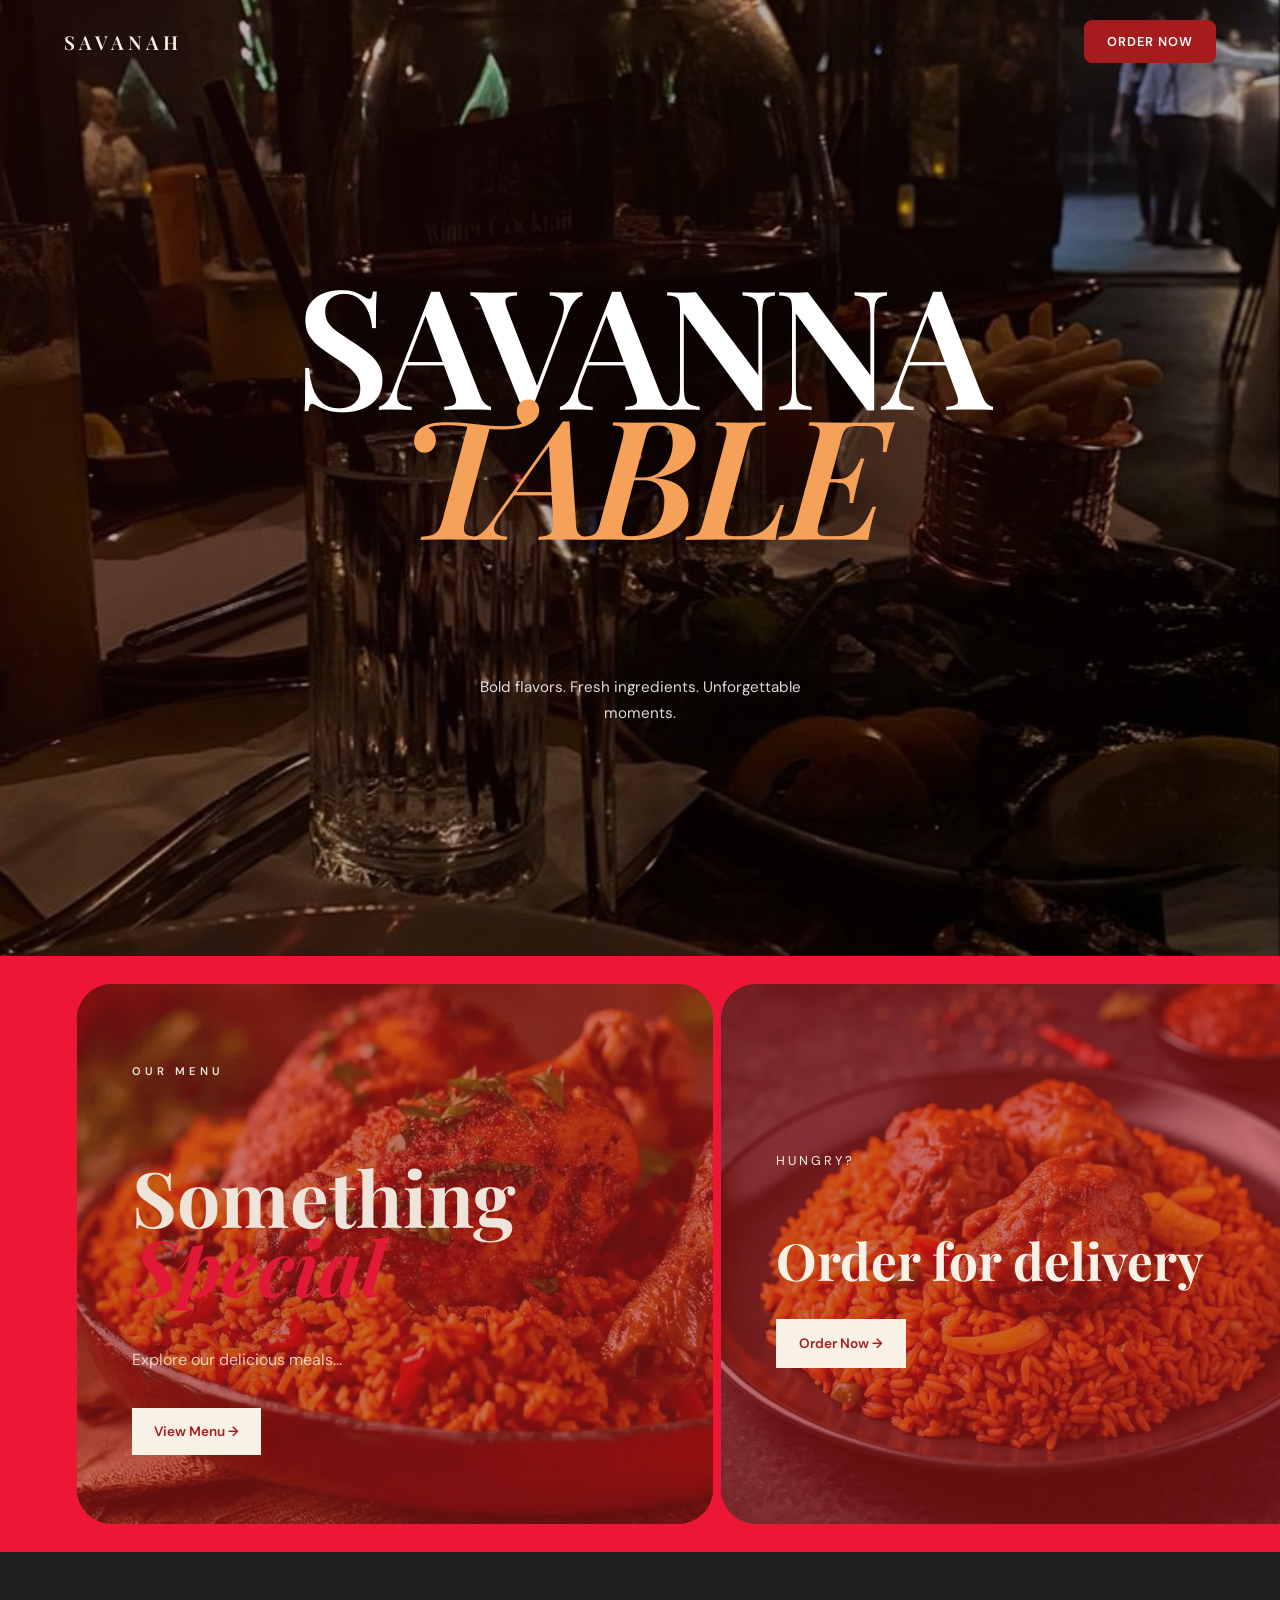
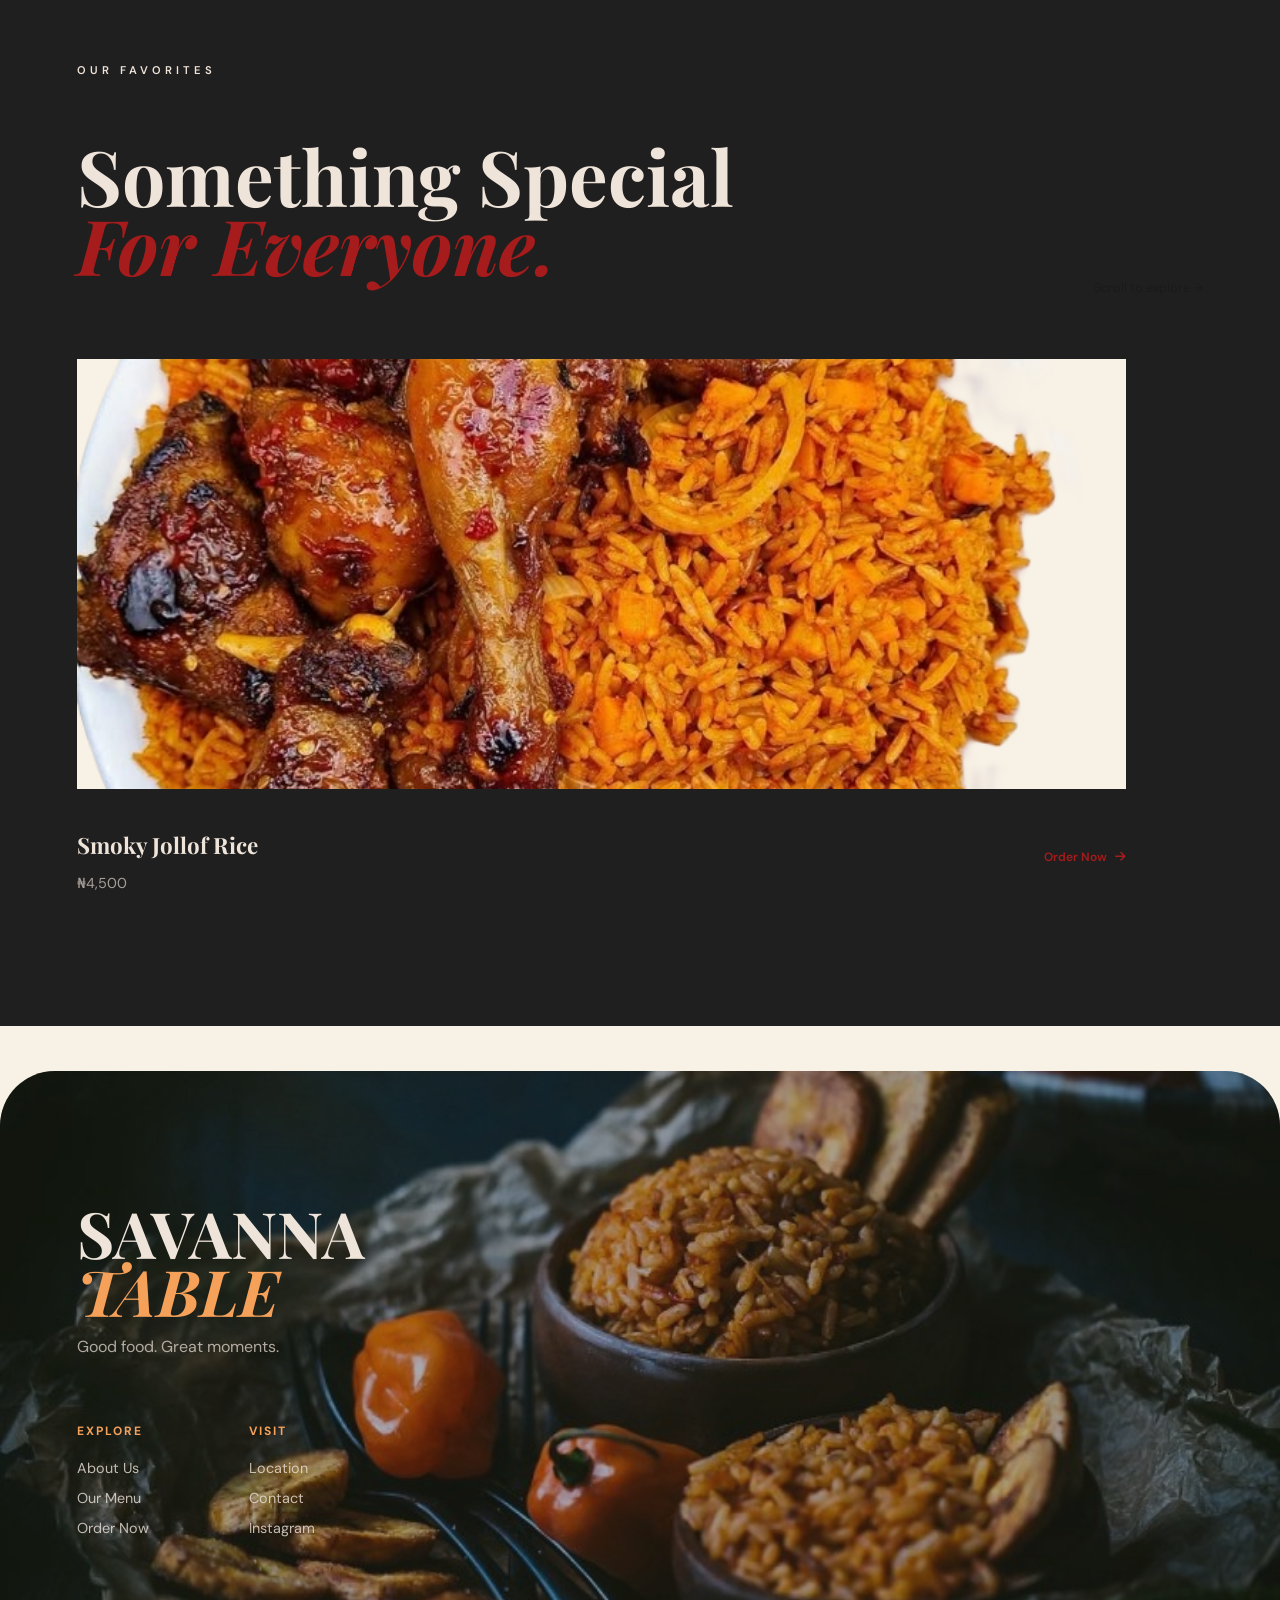
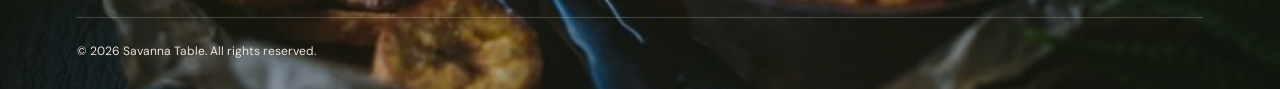
<file: index.html>
<!DOCTYPE html>
<html lang="en">
<head>
    <meta charset="UTF-8">
    <meta name="viewport" content="width=device-width, initial-scale=1.0">

    <title>Savanna Table</title>

    <link rel="stylesheet" href="style.css">

    <link rel="preconnect" href="https://fonts.googleapis.com">
    <link rel="preconnect" href="https://fonts.gstatic.com" crossorigin>

    <link href="https://fonts.googleapis.com/css2?family=DM+Sans:wght@400;500;600;700&family=Playfair+Display:wght@500;600;700&display=swap" rel="stylesheet">

    <link rel="stylesheet" href="https://cdnjs.cloudflare.com/ajax/libs/font-awesome/6.5.2/css/all.min.css">
</head>

<body>

    <!-- HERO -->
    <section class="hero">

    <!-- FOOD IMAGE -->
    <div class="hero-food">
        <img src="whatsapp.jpeg" class="hero-food-bg">
        <div class="hero-food-overlay"></div>
    </div>

    <!-- SAVANAH + ORDER NOW -->
    <div class="hero-top">
        <div class="brand-visual">SAVANAH</div>

        <a href="order.html" class="top-order">
            ORDER NOW
        </a>
    </div>

    <!-- MAIN TEXT -->
    <div class="hero-content">
        <div class="hero-title">

                <h1>
                    SAVANNA
                    <span>TABLE</span>
                </h1>

                <p class="hero-description">
                    Bold flavors. Fresh ingredients.
                    Unforgettable moments.
                </p>
        </div>
    </div>

</section>


    <!-- MENU INTRO -->

    <section class="menu-intro">

    <!-- MENU CARD -->
    <div class="menu-box">

        <p class="small-title">OUR MENU</p>

        <h2>
            Something
            <span>Special</span>
        </h2>

        <p>
            Explore our delicious meals...
        </p>

        <a href="menu.html" class="dark-button">
            View Menu →
        </a>

    </div>


    <!-- ORDER CARD -->
    <div class="menu-order">

        <p>Hungry?</p>

        <h3>
            Order for delivery
        </h3>

        <a href="order.html" class="outline-button">
            Order Now →
        </a>

    </div>

</section>

    <!-- SPECIAL DISHES -->

    <section class="special-dishes" id="order">

        <div class="section-heading">

            <div>
                <p class="small-title">
                    OUR FAVORITES
                </p>

                <h2>
                    Something Special
                    <span>For Everyone.</span>
                </h2>
            </div>

            <p class="scroll-hint">
                Scroll to explore →
            </p>

        </div>


        <div class="dish-scroll">

            <!-- DISH 1 -->

            <article class="dish-card">

                <div class="dish-image">
                    <img src="images/jollof.png"
                         alt="Jollof Rice">
                </div>

                <div class="dish-info">

                    <div>
                        <h3>Smoky Jollof Rice</h3>
                        <p>₦4,500</p>
                    </div>

                    <a href="order.html" class="dish-order">
                        Order Now
                        <i class="fa-solid fa-arrow-right"></i>
                    </a>

                </div>

            </article>


            <!-- DISH 2 -->

            <article class="dish-card">

                <div class="dish-image">
                    <img src="images/chicken.png"
                         alt="Grilled Chicken">
                </div>

                <div class="dish-info">

                    <div>
                        <h3>Grilled Chicken</h3>
                        <p>₦5,500</p>
                    </div>

                    <a href="order.html" class="dish-order">
                        Order Now
                        <i class="fa-solid fa-arrow-right"></i>
                    </a>

                </div>

            </article>


            <!-- DISH 3 -->

            <article class="dish-card">

                <div class="dish-image">
                    <img src="images/drink.png"
                         alt="Chilled Drink">
                </div>

                <div class="dish-info">

                    <div>
                        <h3>Chilled Drink</h3>
                        <p>₦1,000</p>
                    </div>

                    <a href="order.html" class="dish-order">
                        Order Now
                        <i class="fa-solid fa-arrow-right"></i>
                    </a>

                </div>

            </article>

        </div>

    </section>


    <!-- FOOTER -->

    <footer>

    <img
        src="images/footer.jpg"
        class="footer-bg"
        alt=""
    >

    <div class="footer-content">

        <div class="footer-brand">
            <h2>
                SAVANNA
                <span>TABLE</span>
            </h2>

            <p>
                Good food. Great moments.
            </p>
        </div>

        <div class="footer-links">

            <div>
                <h4>Explore</h4>
                <a href="#">About Us</a>
                <a href="#">Our Menu</a>
                <a href="#">Order Now</a>
            </div>

            <div>
                <h4>Visit</h4>
                <a href="#">Location</a>
                <a href="#">Contact</a>
                <a href="#">Instagram</a>
            </div>

        </div>

        <div class="footer-bottom">
            © 2026 Savanna Table. All rights reserved.
        </div>

    </div>

</footer>

    <script src="script.js"></script>

</body>
</html>
</file>
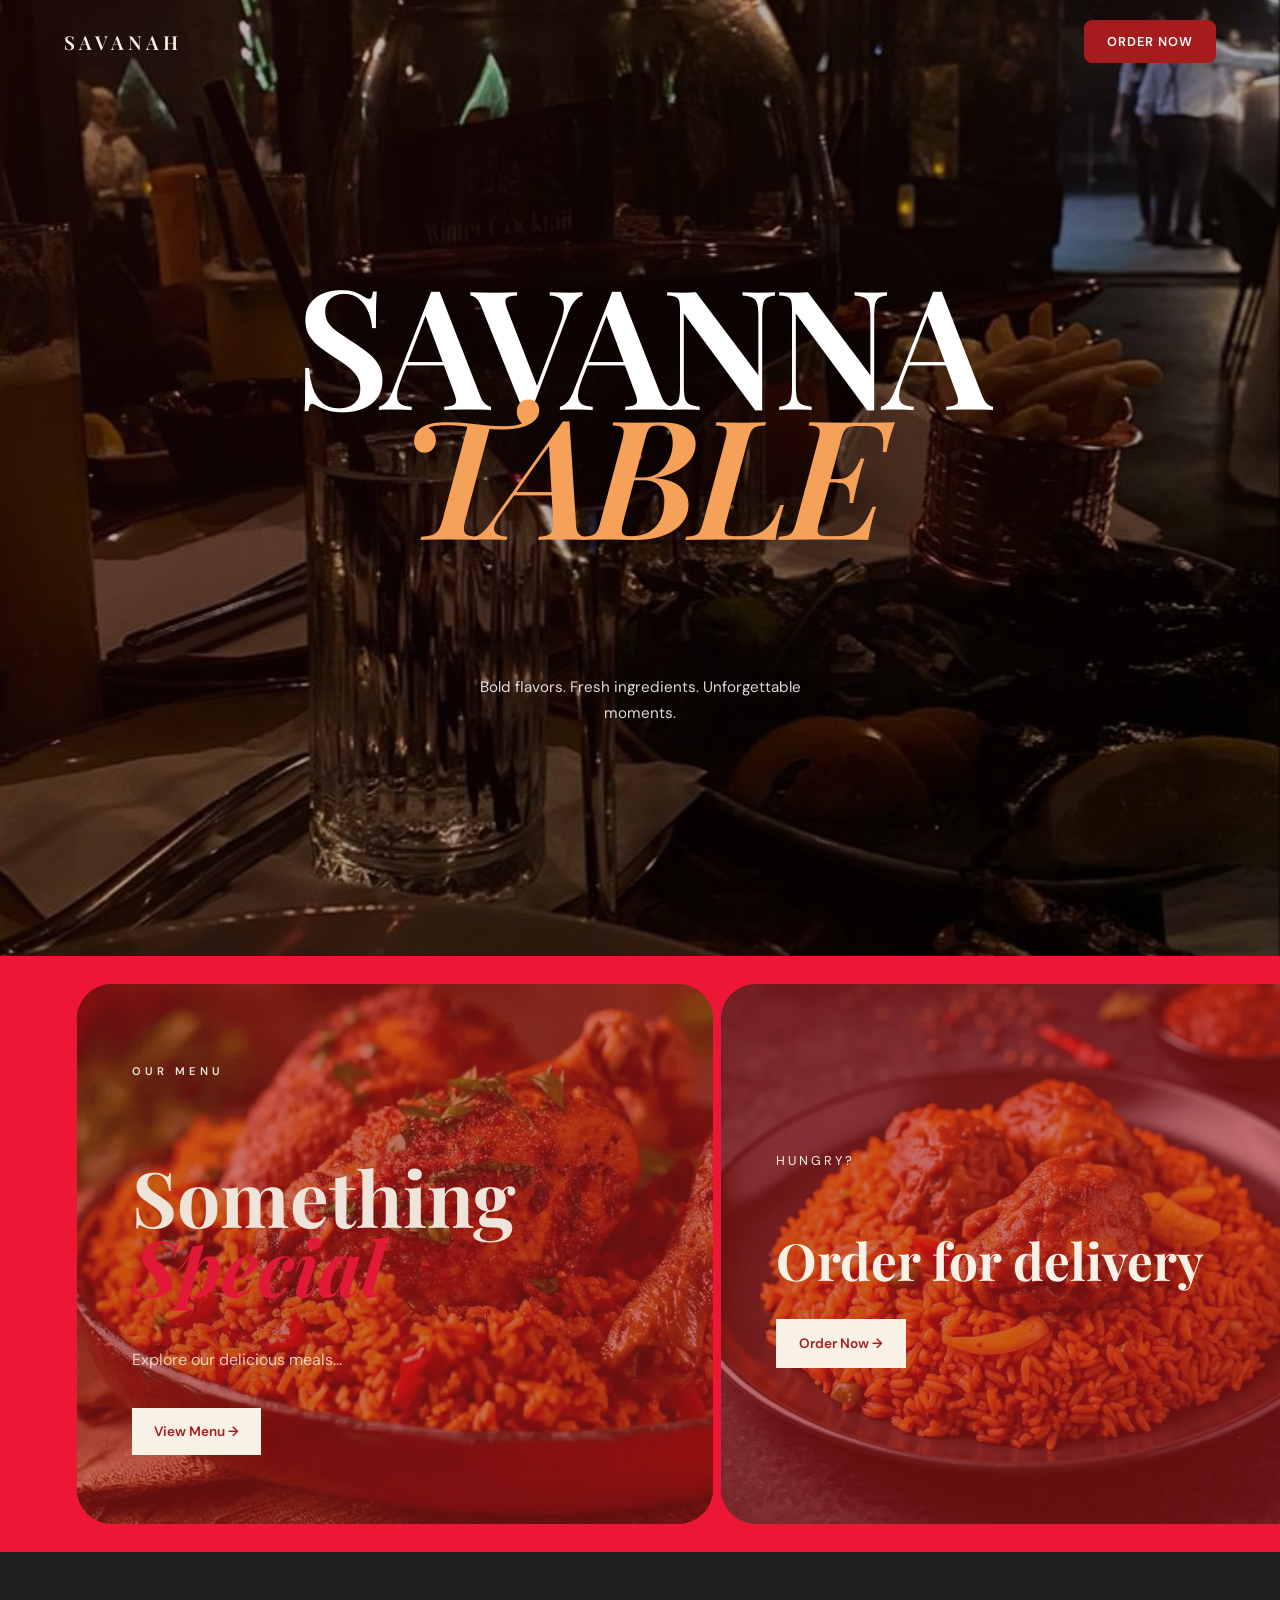
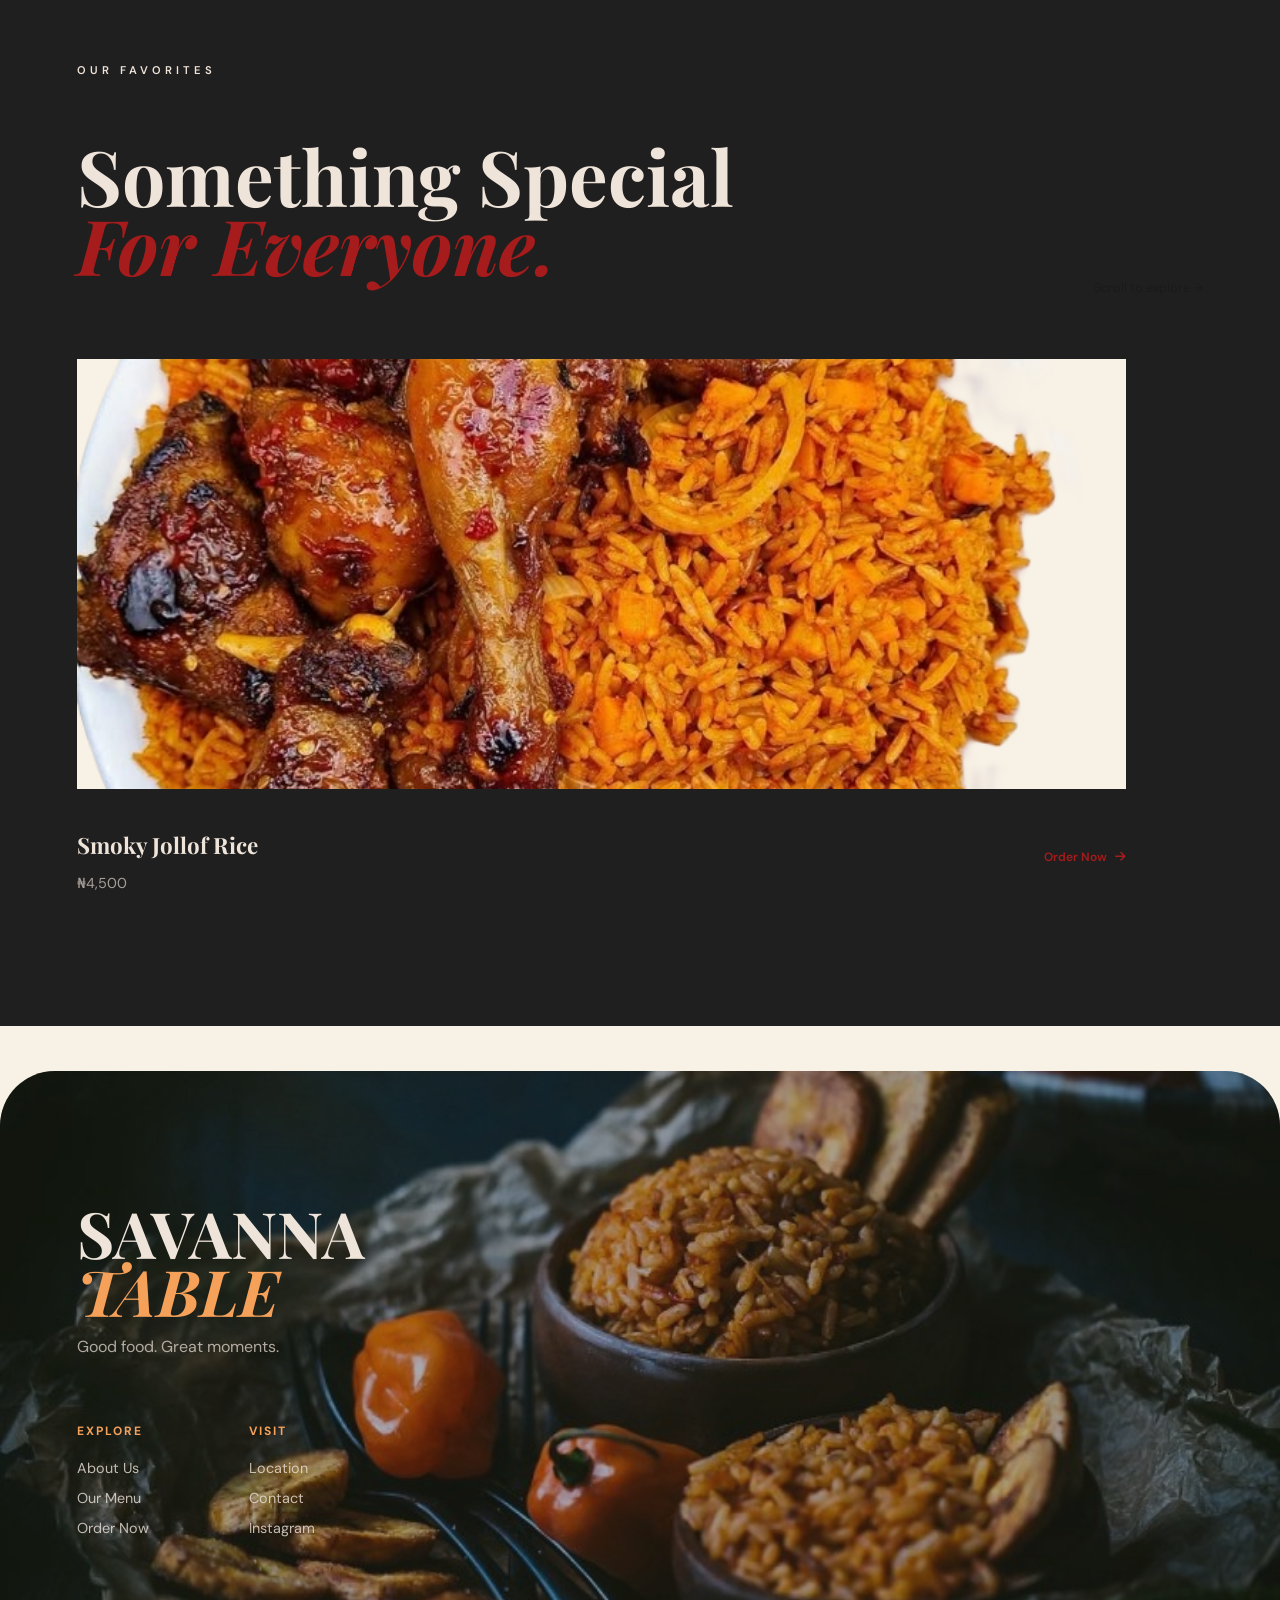
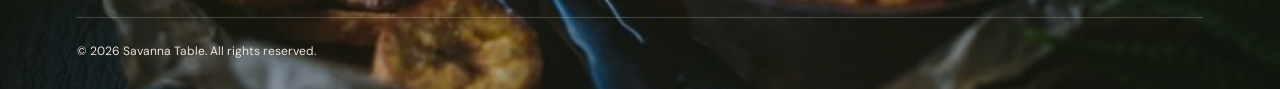
<file: Restaurant Demo/index.html>
<!DOCTYPE html>
<html lang="en">
<head>
    <meta charset="UTF-8">
    <meta name="viewport" content="width=device-width, initial-scale=1.0">

    <title>Savanna Table</title>

    <link rel="stylesheet" href="style.css">

    <link rel="preconnect" href="https://fonts.googleapis.com">
    <link rel="preconnect" href="https://fonts.gstatic.com" crossorigin>

    <link href="https://fonts.googleapis.com/css2?family=DM+Sans:wght@400;500;600;700&family=Playfair+Display:wght@500;600;700&display=swap" rel="stylesheet">

    <link rel="stylesheet" href="https://cdnjs.cloudflare.com/ajax/libs/font-awesome/6.5.2/css/all.min.css">
</head>

<body>

    <!-- HERO -->
    <section class="hero">

    <!-- FOOD IMAGE -->
    <div class="hero-food">
        <img src="images/whatsapp.jpeg" class="hero-food-bg">
        <div class="hero-food-overlay"></div>
    </div>

    <!-- SAVANAH + ORDER NOW -->
    <div class="hero-top">
        <div class="brand-visual">SAVANAH</div>

        <a href="order.html" class="top-order">
            ORDER NOW
        </a>
    </div>

    <!-- MAIN TEXT -->
    <div class="hero-content">
        <div class="hero-title">

                <h1>
                    SAVANNA
                    <span>TABLE</span>
                </h1>

                <p class="hero-description">
                    Bold flavors. Fresh ingredients.
                    Unforgettable moments.
                </p>
        </div>
    </div>

</section>


    <!-- MENU INTRO -->

    <section class="menu-intro">

    <!-- MENU CARD -->
    <div class="menu-box">

        <p class="small-title">OUR MENU</p>

        <h2>
            Something
            <span>Special</span>
        </h2>

        <p>
            Explore our delicious meals...
        </p>

        <a href="menu.html" class="dark-button">
            View Menu →
        </a>

    </div>


    <!-- ORDER CARD -->
    <div class="menu-order">

        <p>Hungry?</p>

        <h3>
            Order for delivery
        </h3>

        <a href="order.html" class="outline-button">
            Order Now →
        </a>

    </div>

</section>

    <!-- SPECIAL DISHES -->

    <section class="special-dishes" id="order">

        <div class="section-heading">

            <div>
                <p class="small-title">
                    OUR FAVORITES
                </p>

                <h2>
                    Something Special
                    <span>For Everyone.</span>
                </h2>
            </div>

            <p class="scroll-hint">
                Scroll to explore →
            </p>

        </div>


        <div class="dish-scroll">

            <!-- DISH 1 -->

            <article class="dish-card">

                <div class="dish-image">
                    <img src="images/jollof.png"
                         alt="Jollof Rice">
                </div>

                <div class="dish-info">

                    <div>
                        <h3>Smoky Jollof Rice</h3>
                        <p>₦4,500</p>
                    </div>

                    <a href="order.html" class="dish-order">
                        Order Now
                        <i class="fa-solid fa-arrow-right"></i>
                    </a>

                </div>

            </article>


            <!-- DISH 2 -->

            <article class="dish-card">

                <div class="dish-image">
                    <img src="images/chicken.png"
                         alt="Grilled Chicken">
                </div>

                <div class="dish-info">

                    <div>
                        <h3>Grilled Chicken</h3>
                        <p>₦5,500</p>
                    </div>

                    <a href="order.html" class="dish-order">
                        Order Now
                        <i class="fa-solid fa-arrow-right"></i>
                    </a>

                </div>

            </article>


            <!-- DISH 3 -->

            <article class="dish-card">

                <div class="dish-image">
                    <img src="images/drink.png"
                         alt="Chilled Drink">
                </div>

                <div class="dish-info">

                    <div>
                        <h3>Chilled Drink</h3>
                        <p>₦1,000</p>
                    </div>

                    <a href="order.html" class="dish-order">
                        Order Now
                        <i class="fa-solid fa-arrow-right"></i>
                    </a>

                </div>

            </article>

        </div>

    </section>


    <!-- FOOTER -->

    <footer>

    <img
        src="images/footer.jpg"
        class="footer-bg"
        alt=""
    >

    <div class="footer-content">

        <div class="footer-brand">
            <h2>
                SAVANNA
                <span>TABLE</span>
            </h2>

            <p>
                Good food. Great moments.
            </p>
        </div>

        <div class="footer-links">

            <div>
                <h4>Explore</h4>
                <a href="#">About Us</a>
                <a href="#">Our Menu</a>
                <a href="#">Order Now</a>
            </div>

            <div>
                <h4>Visit</h4>
                <a href="#">Location</a>
                <a href="#">Contact</a>
                <a href="#">Instagram</a>
            </div>

        </div>

        <div class="footer-bottom">
            © 2026 Savanna Table. All rights reserved.
        </div>

    </div>

</footer>

    <script src="script.js"></script>

</body>
</html>
</file>
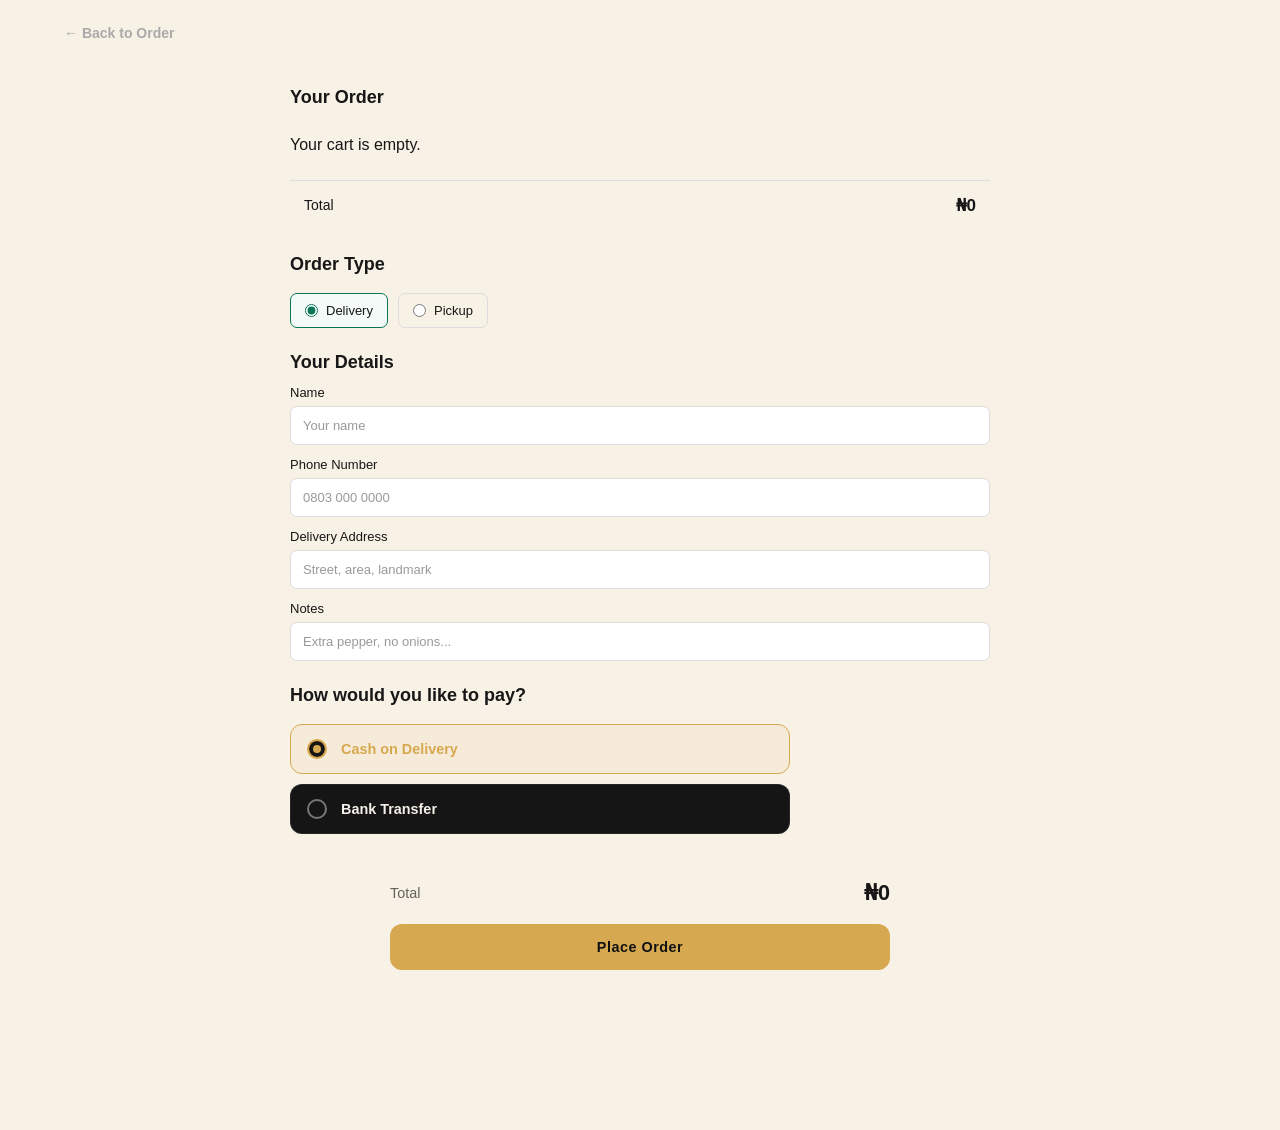
<file: checkout.html>
<!DOCTYPE html>
<html lang="en">
<head>
    <meta charset="UTF-8">
    <meta name="viewport" content="width=device-width, initial-scale=1.0">

    <title>Checkout — SpagKing</title>

    <link rel="stylesheet" href="style.css">
    <link rel="stylesheet" href="order.css">
</head>

<body>

<a href="order.html" class="checkout-back">
    ← Back to Order
</a>


<main class="checkout">

    <!-- ORDER SUMMARY -->
    <section class="checkout-section">
        <h2>Your Order</h2>

        <div id="checkoutItems" class="checkout-items">
            <!-- Products will be loaded here by JavaScript -->
        </div>

        <div class="checkout-total">
            <span>Total</span>
            <strong id="checkoutTotal">₦0</strong>
        </div>
    </section>


    <!-- DELIVERY / PICKUP -->
    <section class="checkout-section">

        <h2>Order Type</h2>

        <div class="order-type">

            <label class="type-option">
                <input
                    type="radio"
                    name="orderType"
                    value="Delivery"
                    checked
                >
                <span>Delivery</span>
            </label>

            <label class="type-option">
                <input
                    type="radio"
                    name="orderType"
                    value="Pickup"
                >
                <span>Pickup</span>
            </label>

        </div>

    </section>


    <!-- CUSTOMER DETAILS -->
    <section class="checkout-section">

        <h2>Your Details</h2>

        <div class="checkout-form">

            <label>
                Name
                <input
                    type="text"
                    id="customerName"
                    placeholder="Your name"
                    required
                >
            </label>

            <label>
                Phone Number
                <input
                    type="tel"
                    id="customerPhone"
                    placeholder="0803 000 0000"
                    required
                >
            </label>

            <label id="addressGroup">
                Delivery Address
                <input
                    type="text"
                    id="customerAddress"
                    placeholder="Street, area, landmark"
                >
            </label>

            <label>
                Notes
                <input
                    type="text"
                    id="customerNotes"
                    placeholder="Extra pepper, no onions..."
                >
            </label>

        </div>

    </section>


    <!-- PAYMENT -->
    <section class="checkout-section">

        <h2>How would you like to pay?</h2>

        <div class="payment-method">

            <label class="payment-option">

                <input
                    type="radio"
                    name="payment"
                    value="Cash on Delivery"
                    checked
                >

                <div class="payment-text">
                    <strong>Cash on Delivery</strong>
                </div>

            </label>


            <label class="payment-option">

                <input
                    type="radio"
                    name="payment"
                    value="Bank Transfer"
                >

                <div class="payment-text">
                    <strong>Bank Transfer</strong>
                </div>

            </label>

        </div>

    </section>


    <!-- FINAL TOTAL -->
    <section class="checkout-bottom">

        <div class="final-total">
            <span>Total</span>
            <strong id="finalTotal">₦0</strong>
        </div>

        <button
            type="button"
            id="placeOrder"
            class="place-order"
        >
            Place Order
        </button>

    </section>

</main>


<script src="checkout.js"></script>

</body>
</html>
</file>
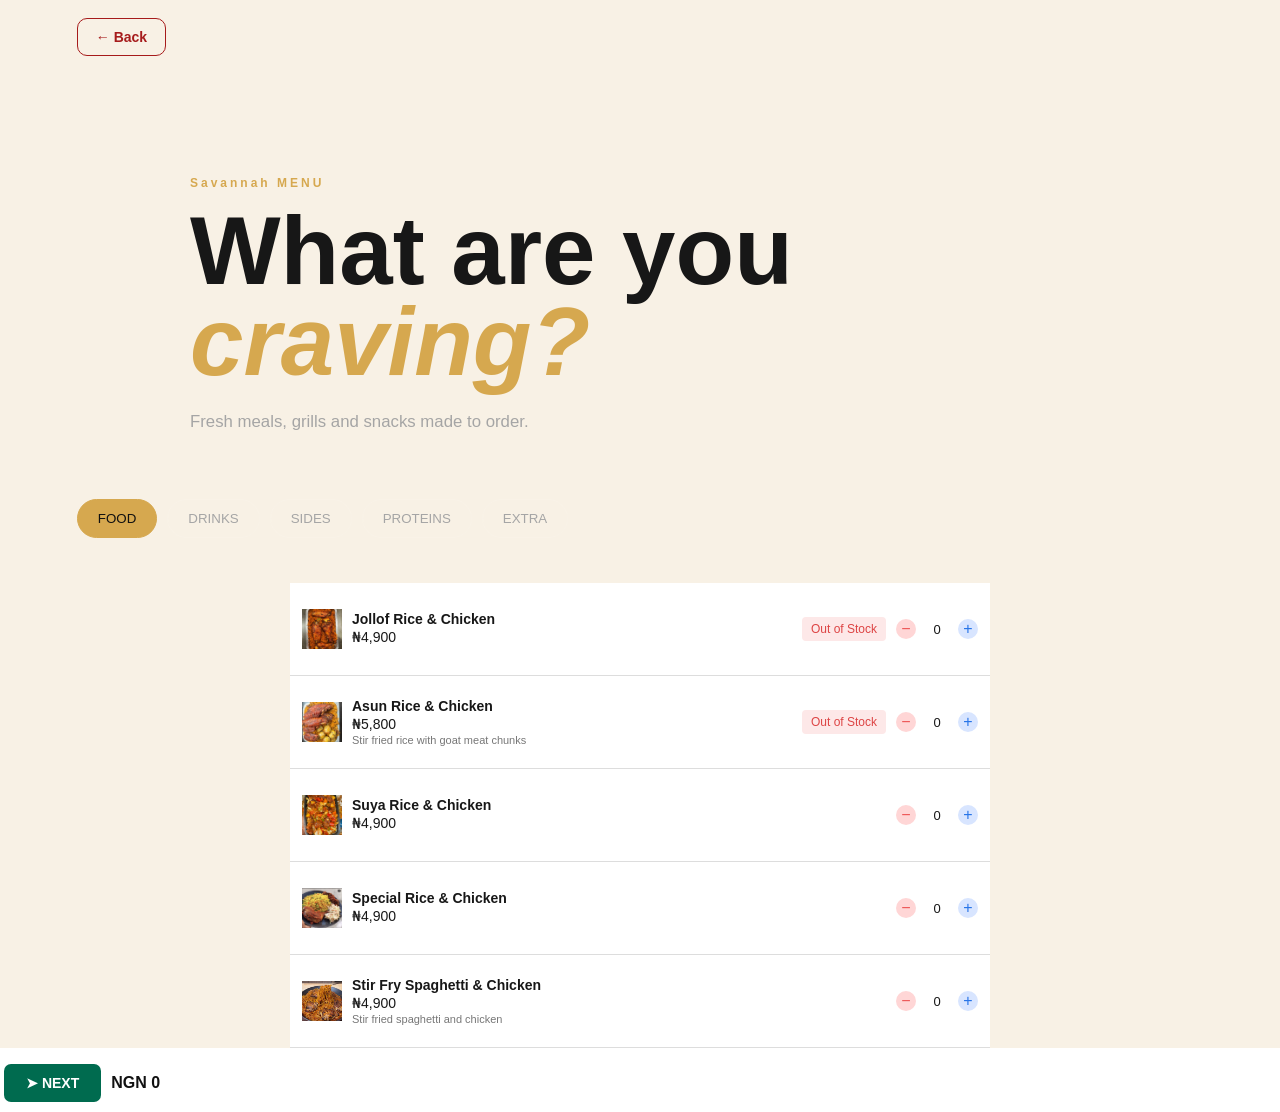
<file: order.html>
<!DOCTYPE html>
<html lang="en">
<head>
    <meta charset="UTF-8">
    <meta name="viewport" content="width=device-width, initial-scale=1.0">

    <title>Order | SpagKing</title>
    <meta name="description" content="Order your favourite meals from SpagKing.">

    <link rel="stylesheet" href="style.css">
    <link rel="stylesheet" href="order.css">
</head>

<body>

    <!-- HEADER -->
    <header class="header">
    <a href="index.html" class="back-btn">
    ← Back
    </a>
</header>



    <!-- PAGE INTRO -->
    <main>

        <section class="order-hero">
            <p class="eyebrow">Savannah MENU</p>

            <h1>What are you<br><span>craving?</span></h1>

            <p>
                Fresh meals, grills and snacks made to order.
            </p>
        </section>


        <!-- CATEGORY BUTTONS -->
        <div class="categories">
            <button class="category active" data-category="food">
                FOOD
            </button>

            <button class="category" data-category="drinks">
                DRINKS
            </button>

            <button class="category" data-category="sides">
                SIDES
            </button>

            <button class="category" data-category="proteins">
                PROTEINS
            </button>

            <button class="category" data-category="extra">
                EXTRA
            </button>
        </div>


        <!-- PRODUCTS -->
    <section class="category-content active" id="food">

    <div class="products">

        <div class="product">
            <img src="images/1.jfif" alt="Jollof Rice & Chicken">

            <div class="product-info">
                <h3>Jollof Rice & Chicken</h3>
                <p>₦4,900</p>
            </div>

            <span class="stock">Out of Stock</span>

            <button class="minus">−</button>
            <span class="quantity">0</span>
            <button class="plus">+</button>
        </div>


        <div class="product">
            <img src="images/2.jfif" alt="Asun Rice & Chicken">

            <div class="product-info">
                <h3>Asun Rice & Chicken</h3>
                <p>₦5,800</p>
                <small>Stir fried rice with goat meat chunks</small>
            </div>

            <span class="stock">Out of Stock</span>

            <button class="minus">−</button>
            <span class="quantity">0</span>
            <button class="plus">+</button>
        </div>


        <div class="product">
            <img src="images/3.jfif" alt="Suya Rice & Chicken">

            <div class="product-info">
                <h3>Suya Rice & Chicken</h3>
                <p>₦4,900</p>
            </div>

            <button class="minus">−</button>
            <span class="quantity">0</span>
            <button class="plus">+</button>
        </div>


        <div class="product">
            <img src="images/4.jfif" alt="Special Rice & Chicken">

            <div class="product-info">
                <h3>Special Rice & Chicken</h3>
                <p>₦4,900</p>
            </div>

            <button class="minus">−</button>
            <span class="quantity">0</span>
            <button class="plus">+</button>
        </div>


        <div class="product">
            <img src="images/5.jfif" alt="Stir Fry Spaghetti & Chicken">

            <div class="product-info">
                <h3>Stir Fry Spaghetti & Chicken</h3>
                <p>₦4,900</p>
                <small>Stir fried spaghetti and chicken</small>
            </div>

            <button class="minus">−</button>
            <span class="quantity">0</span>
            <button class="plus">+</button>
        </div>

    </div>

</section>

<section class="category-content" id="drinks">

    <div class="products">

        <div class="product">
            <img src="images/c.jfif" alt="Coke">

            <div class="product-info">
                <h3>Coke</h3>
                <p>₦800</p>
            </div>

            <button class="minus">−</button>
            <span class="quantity">0</span>
            <button class="plus">+</button>
        </div>


        <div class="product">
            <img src="images/s.jfif" alt="Sprite">

            <div class="product-info">
                <h3>Sprite</h3>
                <p>₦800</p>
            </div>

            <button class="minus">−</button>
            <span class="quantity">0</span>
            <button class="plus">+</button>
        </div>


        <div class="product">
            <img src="images/f.jfif" alt="Fanta">

            <div class="product-info">
                <h3>Fanta</h3>
                <p>₦800</p>
            </div>

            <button class="minus">−</button>
            <span class="quantity">0</span>
            <button class="plus">+</button>
        </div>


        <div class="product">
            <img src="images/b.jfif" alt="Bottle Water">

            <div class="product-info">
                <h3>Bottle Water</h3>
                <p>₦500</p>
            </div>

            <button class="minus">−</button>
            <span class="quantity">0</span>
            <button class="plus">+</button>
        </div>

    </div>

</section>

<section class="category-content" id="sides">

    <div class="products">

        <div class="product">
            <img src="images/plantain.jfif" alt="Plantain">

            <div class="product-info">
                <h3>Plantain</h3>
                <p>₦1,000</p>
                <small>Golden fried ripe plantain</small>
            </div>

            <button class="minus">−</button>
            <span class="quantity">0</span>
            <button class="plus">+</button>
        </div>


        <div class="product">
            <img src="images/fries.jfif" alt="French Fries">

            <div class="product-info">
                <h3>French Fries</h3>
                <p>₦1,500</p>
                <small>Crispy golden fries</small>
            </div>

            <button class="minus">−</button>
            <span class="quantity">0</span>
            <button class="plus">+</button>
        </div>

    </div>

</section>

<section class="category-content" id="proteins">

    <div class="products">

        <div class="product">
            <img src="images/chick.jfif" alt="Chicken">

            <div class="product-info">
                <h3>Chicken</h3>
                <p>₦2,000</p>
                <small>Grilled chicken</small>
            </div>

            <button class="minus">−</button>
            <span class="quantity">0</span>
            <button class="plus">+</button>
        </div>


        <div class="product">
            <img src="images/turk.jfif" alt="Turkey">

            <div class="product-info">
                <h3>Turkey</h3>
                <p>₦6,000</p>
                <small>Big grilled turkey</small>
            </div>

            <button class="minus">−</button>
            <span class="quantity">0</span>
            <button class="plus">+</button>
        </div>


        <div class="product">
            <img src="images/beef.jfif" alt="Beef">

            <div class="product-info">
                <h3>Beef</h3>
                <p>₦1,000</p>
                <small>Peppered beef</small>
            </div>

            <button class="minus">−</button>
            <span class="quantity">0</span>
            <button class="plus">+</button>
        </div>


        <div class="product">
            <img src="images/sausage.jfif" alt="Sausage">

            <div class="product-info">
                <h3>Sausage</h3>
                <p>₦1,000</p>
                <small>Grilled sausage</small>
            </div>

            <button class="minus">−</button>
            <span class="quantity">0</span>
            <button class="plus">+</button>
        </div>

    </div>

</section>

<section class="category-content" id="extra">

    <div class="products">

        <div class="product">
            <img src="images/wings.jfif" alt="Chicken Wings">

            <div class="product-info">
                <h3>Chicken Wings</h3>
                <p>₦1,000</p>
                <small>Grilled chicken wings</small>
            </div>

            <button class="minus">−</button>
            <span class="quantity">0</span>
            <button class="plus">+</button>
        </div>


        <div class="product">
            <img src="images/roll.jfif" alt="Sausage Roll">

            <div class="product-info">
                <h3>Sausage Roll</h3>
                <p>₦700</p>
                <small>Golden pastry & sausage</small>
            </div>

            <button class="minus">−</button>
            <span class="quantity">0</span>
            <button class="plus">+</button>
        </div>


        <div class="product">
            <img src="images/meat pie.jfif" alt="Meat Pie">

            <div class="product-info">
                <h3>Meat Pie</h3>
                <p>₦700</p>
                <small>Flaky pastry with beef filling</small>
            </div>

            <button class="minus">−</button>
            <span class="quantity">0</span>
            <button class="plus">+</button>
        </div>


        <div class="product">
            <img src="images/donut.jfif" alt="Donut">

            <div class="product-info">
                <h3>Glazed Donut</h3>
                <p>₦600</p>
                <small>Soft glazed donut</small>
            </div>

            <button class="minus">−</button>
            <span class="quantity">0</span>
            <button class="plus">+</button>
        </div>

    </div>

</section>

    <!-- ORDER SUMMARY -->
<div class="order-summary">

    <div class="selected-items" id="selectedItems">
        <!-- Items will appear here -->
    </div>

    <div class="order-bottom">
        <button class="next-btn" id="nextBtn">
            ➤ NEXT
        </button>

        <span class="order-total" id="orderTotal">
            NGN 0
        </span>
    </div>

</div>

  <!-- CUSTOMER DETAILS -->
<section class="customer-form" id="customerForm">

    <div class="form-header">
        <button type="button" id="backToOrder">←</button>
        <div>
            <h2>Your Details</h2>
            <p>Almost there — tell us where to bring your food.</p>
        </div>
    </div>

    <label>
        Name
        <input type="text" id="customerName" placeholder="Your name">
    </label>

    <label>
        Phone Number
        <input type="tel" id="customerPhone" placeholder="0803 000 0000">
    </label>

    <div class="order-type">
        <button type="button" class="type-btn active" data-type="Delivery">
            Delivery
        </button>

        <button type="button" class="type-btn" data-type="Pickup">
            Pickup
        </button>
    </div>

    <label id="addressBox">
        Delivery Address
        <input type="text" id="customerAddress" placeholder="Area, street, landmark">
    </label>

    <label>
        Notes <span>(optional)</span>
        <textarea id="customerNotes" placeholder="Extra pepper, no onions..."></textarea>
    </label>

    <button type="button" class="send-order" id="sendOrder">
        SEND ORDER ON WHATSAPP
    </button>

</section>


    <!-- CART OVERLAY -->
    <div class="cart-overlay" id="cartOverlay"></div>


    <!-- CART -->
    <aside class="cart" id="cart">

        <div class="cart-header">
            <h2>Your Order</h2>

            <button id="closeCart" aria-label="Close cart">
                ×
            </button>
        </div>


        <div class="cart-items" id="cartItems">

            <p class="empty-cart">
                Your cart is empty.
            </p>

        </div>


        <div class="cart-footer">

            <div class="cart-total">
                <span>Total</span>
                <strong id="cartTotal">₦0</strong>
            </div>

            <button class="checkout-button" id="checkoutButton">
                Continue to Checkout
            </button>

        </div>

    </aside>


    <!-- CHECKOUT MODAL -->
    <div class="checkout-modal" id="checkoutModal">

        <div class="checkout-box">

            <button class="close-checkout" id="closeCheckout">
                ×
            </button>

            <h2>Complete Your Order</h2>

            <p>
                Enter your details and we'll send your order to WhatsApp.
            </p>


            <form id="checkoutForm">

                <label>
                    Your Name
                    <input
                        type="text"
                        id="customerName"
                        placeholder="Enter your name"
                        required
                    >
                </label>


                <label>
                    Phone Number
                    <input
                        type="tel"
                        id="customerPhone"
                        placeholder="0803 000 0000"
                        required
                    >
                </label>


                <label>
                    Order Type

                    <select id="orderType">
                        <option value="Delivery">Delivery</option>
                        <option value="Pickup">Pickup</option>
                    </select>
                </label>


                <label id="addressField">
                    Delivery Address

                    <textarea
                        id="customerAddress"
                        placeholder="Enter your delivery address"
                    ></textarea>
                </label>


                <label>
                    Additional Note

                    <textarea
                        id="customerNote"
                        placeholder="Extra pepper, no onions, etc."
                    ></textarea>
                </label>


                <button type="submit" class="whatsapp-button">
                    Send Order on WhatsApp
                </button>

            </form>

        </div>

    </div>


    <script src="order.js"></script>
    <script src="script.js"></script>

    <script>
document.addEventListener("DOMContentLoaded", function () {

    const categories = document.querySelectorAll(".category");
    const sections = document.querySelectorAll(".category-content");

    categories.forEach(function (button) {

        button.addEventListener("click", function () {

            const selectedCategory = button.dataset.category;

            // Remove active from all buttons
            categories.forEach(function (btn) {
                btn.classList.remove("active");
            });

            // Hide all sections
            sections.forEach(function (section) {
                section.classList.remove("active");
            });

            // Activate clicked button
            button.classList.add("active");

            // Show selected category
            const selectedSection =
                document.getElementById(selectedCategory);

            if (selectedSection) {
                selectedSection.classList.add("active");
            }

        });

    });

});
</script>

</body>
</html>
</file>
<file: style.css>
```css
/* =========================
   RESET
========================= */

* {
    margin: 0;
    padding: 0;
    box-sizing: border-box;
}

html,
body {
    width: 100%;
    max-width: 100%;
    margin: 0;
    padding: 0;
    overflow-x: hidden;
}

body {
    position: relative;
}

html {
    scroll-behavior: smooth;
}

body {
    font-family: "DM Sans", sans-serif;
    background: #F8F1E5;
    color: #171717;
    overflow-x: hidden;
}

a {
    text-decoration: none;
    color: inherit;
}

img {
    display: block;
    max-width: 100%;
}


/* =========================
   HERO
========================= */

.hero {
    min-height: 100vh;
    padding: 28px 6%;
    position: relative;
    overflow: hidden;
}

.hero-top {
    position: fixed;
    top: 20px;
    left: 5%;
    right: 5%;
    width: auto;
    max-width: 90%;
    z-index: 100;

    display: flex;
    justify-content: space-between;
    align-items: center;
}

.hero-content {
    min-height: calc(100vh - 90px);
    position: relative;

    display: flex;
    align-items: center;
    justify-content: center;

    overflow: hidden;
}


/* FOOD BACKGROUND */

.hero-food {
    position: absolute;
    inset: 0;
    z-index: 0;
}

.hero-food-bg {
    width: 100%;
    height: 100%;
    display: block;

    object-fit: cover;
    object-position: center;

    transition: transform 0.8s ease;
}

.hero:hover .hero-food-bg {
    transform: scale(1.05);
}


/* RED/DARK LAYER OVER FOOD */

.hero-food-overlay {
    position: absolute;
    inset: 0;
    z-index: 1;

    background: linear-gradient(
        135deg,
        rgba(70, 10, 10, 0.30),
        rgba(0, 0, 0, 0.42)
    );
}


/* HERO TEXT */

.hero-title {
    position: relative;
    z-index: 2;

    text-align: center;
    color: white;
}

.hero-title > p:first-child {
    font-size: 0.75rem;
    letter-spacing: 5px;
    margin-bottom: 20px;
    color: #F6A15A;
}

.hero-title h1 {
    font-family: "Playfair Display", serif;
    font-size: clamp(5rem, 13vw, 12rem);
    line-height: 0.78;
    font-weight: 600;
    letter-spacing: -7px;
}

.hero-title h1 span {
    display: block;
    font-style: italic;
    color: #F6A15A;
}

.hero-description {
    max-width: 350px;
    margin: 35px auto 0;

    line-height: 1.7;
    font-size: 0.95rem;
    opacity: 0.85;
}

.brand-visual {
    font-family: "Playfair Display", serif;
    font-size: 1.2rem;
    font-weight: 600;
    letter-spacing: 4px;
    color: #F8F1E5;
}

.top-order {
    display: inline-flex;
    align-items: center;
    justify-content: center;

    padding: 12px 22px;

    border: 1px solid rgba(255, 255, 255, 0.7);
    border-radius: 8px;

    backdrop-filter: blur(10px);

    color: white;

    font-size: 0.8rem;
    font-weight: 600;
    letter-spacing: 1px;

    transition: all 0.3s ease;
}

.top-order {
    background: #A61B1B;
    border-color: #A61B1B;
}

.top-order:hover {
    background: #E86A17;
    border-color: #E86A17;

    transform: translateY(-3px);

    box-shadow: 0 8px 25px rgba(166, 27, 27, 0.3);
}


/* =========================
   FOOD ANIMATIONS
========================= */

@keyframes floatOne {
    0%, 100% {
        transform: translateY(0) rotate(-5deg);
    }

    50% {
        transform: translateY(-18px) rotate(2deg);
    }
}

@keyframes floatTwo {
    0%, 100% {
        transform: translateY(0) rotate(5deg);
    }

    50% {
        transform: translateY(-22px) rotate(-3deg);
    }
}

@keyframes floatThree {
    0%, 100% {
        transform: translateY(0) rotate(-3deg);
    }

    50% {
        transform: translateY(-15px) rotate(4deg);
    }
}


/* =========================
   MENU INTRO
========================= */

.menu-intro {
    width: 100%;
    max-width: 100%;
    margin: 0;
    padding: 28px 6%;

    display: grid;
    grid-template-columns: 1fr 1fr;
    gap: 8px;

    background: #ed1735;
}

/* =========================================
   BOTH CARDS
========================================= */

.menu-box,
.menu-order {
    position: relative;

    min-height: 430px;
    padding: 55px;

    display: flex;
    flex-direction: column;
    justify-content: center;

    border-radius: 35px;

    overflow: hidden;
    isolation: isolate;
}


/* =========================================
   MENU BOX
========================================= */

.menu-box {
    background: #A61B1B;
    color: #F8F1E5;
}


/* MENU FOOD IMAGE */

.menu-box::before {
    content: "";

    position: absolute;
    inset: 0;

    background-image: url("images/menu-bg.jfif");
    background-size: cover;
    background-position: center;

    opacity: 0.90;

    z-index: -2;
}


/* MENU RED SHADE */

.menu-box::after {
    content: "";

    position: absolute;
    inset: 0;

    background: rgba(166, 27, 27, 0.55);

    z-index: -1;
}


/* =========================================
   ORDER BOX
========================================= */

.menu-order {
    color: #F8F1E5;

    border: none;
}


/* ORDER FOOD IMAGE */

.menu-order::before {
    content: "";

    position: absolute;
    inset: 0;

    background-image: url("images/order-bg.jfif");
    background-size: cover;
    background-position: center;

    opacity: 0.90;

    z-index: -2;
}


/* ORDER RED SHADE */

.menu-order::after {
    content: "";

    position: absolute;
    inset: 0;

    background: rgba(166, 27, 27, 0.55);

    z-index: -1;
}


/* =========================================
   CONTENT ABOVE IMAGES
========================================= */

.menu-box > *,
.menu-order > * {
    position: relative;
    z-index: 2;
}


/* =========================================
   HEADINGS
========================================= */

.small-title {
    font-size: 0.7rem;
    letter-spacing: 4px;
    font-weight: 600;
    margin-bottom: 20px;
    color: #eee4da;
}


.menu-box h2,
.section-heading h2 {
    font-family: "Playfair Display", serif;

    font-size: clamp(3rem, 6vw, 6rem);
    line-height: 0.9;

    margin-bottom: 30px;
    color: #eee4da;
}


.menu-box h2 span,
.section-heading h2 span {
    display: block;
    font-style: italic;
    color: #e21837;
}


/* =========================================
   MENU DESCRIPTION
========================================= */

.menu-box > p:not(.small-title) {
    max-width: 430px;

    line-height: 1.7;
    opacity: 0.8;

    margin-bottom: 35px;
}


/* =========================================
   BUTTONS
========================================= */

.dark-button,
.outline-button {
    width: fit-content;

    display: inline-flex;
    align-items: center;
    gap: 12px;

    padding: 15px 22px;

    font-size: 0.85rem;
    font-weight: 600;

    transition: 0.3s ease;
}

/* =========================================
   MENU BUTTON
========================================= */

.dark-button {
    background: #F8F1E5;
    color: #A61B1B;
    border: none;
}

.dark-button:hover {
    background: #F6A15A;
    color: #171717;
    transform: translateX(5px);
}


/* ORDER BUTTON */

.outline-button {
    background: #F8F1E5;
    color: #A61B1B;

    border: 1px solid #F8F1E5;
}

.outline-button:hover {
    background: #F6A15A;
    color: #171717;

    border-color: #F6A15A;

    transform: translateX(5px);
}


/* =========================================
   ORDER TEXT
========================================= */

.menu-order p {
    margin-bottom: 15px;

    font-size: 0.8rem;
    letter-spacing: 3px;

    text-transform: uppercase;

    color: #F8F1E5;
}


.menu-order h3 {
    max-width: 550px;

    font-family: "Playfair Display", serif;

    font-size: clamp(2.5rem, 4vw, 4.5rem);
    line-height: 0.95;

    margin-bottom: 35px;

    color: #F8F1E5;
}

/* =========================
   SPECIAL DISHES
========================= */

.special-dishes {
    padding: 100px 6%;
    background: #201f1f;
}

.section-heading {
    display: flex;
    justify-content: space-between;
    align-items: end;

    margin-bottom: 50px;
}

.section-heading h2 span {
    color: #A61B1B;
}

.scroll-hint {
    font-size: 0.8rem;
    opacity: 0.55;
}

.dish-scroll {
    display: flex;
    gap: 25px;

    overflow-x: auto;
    padding-bottom: 20px;

    scrollbar-width: none;
}

.dish-card {
    flex: 0 0 82vw;
}

.dish-scroll {
    gap: 18px;
    padding-right: 5vw;
}

.dish-scroll {
    scroll-snap-type: x mandatory;
}

.dish-card {
    scroll-snap-align: start;
}

.dish-scroll::-webkit-scrollbar {
    display: none;
}

.dish-image {
    height: 430px;

    overflow: hidden;

    background: #F8F1E5;
}

.dish-image img {
    width: 100%;
    height: 100%;

    object-fit: cover;

    transition: transform 0.6s ease;
}

.dish-card:hover .dish-image img {
    transform: scale(1.06);
}

.dish-info {
    display: flex;
    justify-content: space-between;
    align-items: center;

    padding-top: 18px;
}

.dish-info h3 {
    font-family: "Playfair Display", serif;
    font-size: 1.4rem;

    margin-bottom: 5px;
    color: #eee4da;
}

.dish-info p {
    font-size: 0.9rem;
    opacity: 0.65;
    color: #eee4da;
}

.dish-order {
    font-size: 0.75rem;
    font-weight: 600;

    display: flex;
    align-items: center;
    gap: 8px;

    color: #A61B1B;

    transition: 0.3s ease;
}

.dish-order:hover {
    color: #E86A17;
    transform: translateX(4px);
}

/* =========================
   FOOTER
========================= */

footer {
    position: relative;
    margin: 80px 0 0;
    padding: 80px 6% 30px;

    min-height: 500px;

    color: #eee4da;

    border-radius: 55px 55px 0 0;

    overflow: hidden;
    isolation: isolate;

    position: relative;
    margin-top: 45px;
}


/* FOOD IMAGE */
.footer-bg {
    position: absolute;
    inset: 0;

    width: 100%;
    height: 100%;

    object-fit: cover;
    object-position: center;

    opacity: 1;

    z-index: -2;
}


/* DARK FADE */
footer::before {
    content: "";
    top: -170px;

    position: absolute;
    inset: 0;

    background: rgba(23, 23, 23, 0.35);

    z-index: -1;
}


/* CONTENT */
.footer-content {
    position: relative;
    z-index: 2;
}

@media (max-width: 768px) {

    .menu-intro {
        width: 100%;
        max-width: 100%;
        margin: 0;

        padding: 20px 5%;

        display: grid;
        grid-template-columns: 1fr;
        gap: 16px;

        overflow: hidden;
    }

    .menu-box,
    .menu-order {
        width: 100%;
        max-width: 100%;
        min-width: 0;

        min-height: 250px;

        padding: 25px 20px;

        border-radius: 18px;

        overflow: hidden;
    }

    .menu-box h2,
    .menu-order h3 {
        width: 100%;
        max-width: 100%;

        font-size: 2.2rem;
        line-height: 0.95;

        overflow-wrap: break-word;
    }

    .dark-button,
    .outline-button {
        width: fit-content;
        max-width: 100%;

        padding: 12px 16px;
        font-size: 0.75rem;
    }

}

/* =========================
   FOOTER LINKS
========================= */

.footer-links {
    display: flex;
    gap: 100px;
    margin-top: 50px;
}

.footer-links > div {
    display: flex;
    flex-direction: column;
    gap: 12px;
}

.footer-links h4 {
    font-size: 0.75rem;
    text-transform: uppercase;
    letter-spacing: 2px;
    margin-bottom: 8px;
    color: #F6A15A;
}

.footer-links a {
    font-size: 0.9rem;
    opacity: 0.8;
    transition: 0.3s ease;
}

.footer-links a:hover {
    opacity: 1;
    color: #F6A15A;
    transform: translateX(4px);
}


/* =========================
   FOOTER BRAND
========================= */

.footer-brand h2 {
    font-family: "Playfair Display", serif;
    font-size: clamp(2.5rem, 5vw, 5rem);
    line-height: 0.9;
    margin-bottom: 15px;
}

.footer-brand h2 span {
    display: block;
    font-style: italic;
    color: #F6A15A;
}

.footer-brand p {
    opacity: 0.7;
}


/* =========================
   COPYRIGHT
========================= */

.footer-bottom {
    width: 100%;
    margin-top: 80px;
    padding-top: 25px;

    border-top: 1px solid rgba(255, 255, 255, 0.2);

    font-size: 0.75rem;
    opacity: 0.6;
}

/* =========================
   SCROLL REVEAL
========================= */

.scroll-reveal {
    opacity: 0;
    transform: translateY(60px);
    transition:
        opacity 0.9s ease,
        transform 0.9s cubic-bezier(0.22, 1, 0.36, 1);
}

.scroll-reveal.show {
    opacity: 1;
    transform: translateY(0);
}
</file>
<file: Restaurant Demo/style.css>
```css
/* =========================
   RESET
========================= */

* {
    margin: 0;
    padding: 0;
    box-sizing: border-box;
}

html,
body {
    width: 100%;
    max-width: 100%;
    margin: 0;
    padding: 0;
    overflow-x: hidden;
}

body {
    position: relative;
}

html {
    scroll-behavior: smooth;
}

body {
    font-family: "DM Sans", sans-serif;
    background: #F8F1E5;
    color: #171717;
    overflow-x: hidden;
}

a {
    text-decoration: none;
    color: inherit;
}

img {
    display: block;
    max-width: 100%;
}


/* =========================
   HERO
========================= */

.hero {
    min-height: 100vh;
    padding: 28px 6%;
    position: relative;
    overflow: hidden;
}

.hero-top {
    position: fixed;
    top: 20px;
    left: 5%;
    right: 5%;
    width: auto;
    max-width: 90%;
    z-index: 100;

    display: flex;
    justify-content: space-between;
    align-items: center;
}

.hero-content {
    min-height: calc(100vh - 90px);
    position: relative;

    display: flex;
    align-items: center;
    justify-content: center;

    overflow: hidden;
}


/* FOOD BACKGROUND */

.hero-food {
    position: absolute;
    inset: 0;
    z-index: 0;
}

.hero-food-bg {
    width: 100%;
    height: 100%;
    display: block;

    object-fit: cover;
    object-position: center;

    transition: transform 0.8s ease;
}

.hero:hover .hero-food-bg {
    transform: scale(1.05);
}


/* RED/DARK LAYER OVER FOOD */

.hero-food-overlay {
    position: absolute;
    inset: 0;
    z-index: 1;

    background: linear-gradient(
        135deg,
        rgba(70, 10, 10, 0.30),
        rgba(0, 0, 0, 0.42)
    );
}


/* HERO TEXT */

.hero-title {
    position: relative;
    z-index: 2;

    text-align: center;
    color: white;
}

.hero-title > p:first-child {
    font-size: 0.75rem;
    letter-spacing: 5px;
    margin-bottom: 20px;
    color: #F6A15A;
}

.hero-title h1 {
    font-family: "Playfair Display", serif;
    font-size: clamp(5rem, 13vw, 12rem);
    line-height: 0.78;
    font-weight: 600;
    letter-spacing: -7px;
}

.hero-title h1 span {
    display: block;
    font-style: italic;
    color: #F6A15A;
}

.hero-description {
    max-width: 350px;
    margin: 35px auto 0;

    line-height: 1.7;
    font-size: 0.95rem;
    opacity: 0.85;
}

.brand-visual {
    font-family: "Playfair Display", serif;
    font-size: 1.2rem;
    font-weight: 600;
    letter-spacing: 4px;
    color: #F8F1E5;
}

.top-order {
    display: inline-flex;
    align-items: center;
    justify-content: center;

    padding: 12px 22px;

    border: 1px solid rgba(255, 255, 255, 0.7);
    border-radius: 8px;

    backdrop-filter: blur(10px);

    color: white;

    font-size: 0.8rem;
    font-weight: 600;
    letter-spacing: 1px;

    transition: all 0.3s ease;
}

.top-order {
    background: #A61B1B;
    border-color: #A61B1B;
}

.top-order:hover {
    background: #E86A17;
    border-color: #E86A17;

    transform: translateY(-3px);

    box-shadow: 0 8px 25px rgba(166, 27, 27, 0.3);
}


/* =========================
   FOOD ANIMATIONS
========================= */

@keyframes floatOne {
    0%, 100% {
        transform: translateY(0) rotate(-5deg);
    }

    50% {
        transform: translateY(-18px) rotate(2deg);
    }
}

@keyframes floatTwo {
    0%, 100% {
        transform: translateY(0) rotate(5deg);
    }

    50% {
        transform: translateY(-22px) rotate(-3deg);
    }
}

@keyframes floatThree {
    0%, 100% {
        transform: translateY(0) rotate(-3deg);
    }

    50% {
        transform: translateY(-15px) rotate(4deg);
    }
}


/* =========================
   MENU INTRO
========================= */

.menu-intro {
    width: 100%;
    max-width: 100%;
    margin: 0;
    padding: 28px 6%;

    display: grid;
    grid-template-columns: 1fr 1fr;
    gap: 8px;

    background: #ed1735;
}

/* =========================================
   BOTH CARDS
========================================= */

.menu-box,
.menu-order {
    position: relative;

    min-height: 430px;
    padding: 55px;

    display: flex;
    flex-direction: column;
    justify-content: center;

    border-radius: 35px;

    overflow: hidden;
    isolation: isolate;
}


/* =========================================
   MENU BOX
========================================= */

.menu-box {
    background: #A61B1B;
    color: #F8F1E5;
}


/* MENU FOOD IMAGE */

.menu-box::before {
    content: "";

    position: absolute;
    inset: 0;

    background-image: url("images/menu-bg.jfif");
    background-size: cover;
    background-position: center;

    opacity: 0.90;

    z-index: -2;
}


/* MENU RED SHADE */

.menu-box::after {
    content: "";

    position: absolute;
    inset: 0;

    background: rgba(166, 27, 27, 0.55);

    z-index: -1;
}


/* =========================================
   ORDER BOX
========================================= */

.menu-order {
    color: #F8F1E5;

    border: none;
}


/* ORDER FOOD IMAGE */

.menu-order::before {
    content: "";

    position: absolute;
    inset: 0;

    background-image: url("images/order-bg.jfif");
    background-size: cover;
    background-position: center;

    opacity: 0.90;

    z-index: -2;
}


/* ORDER RED SHADE */

.menu-order::after {
    content: "";

    position: absolute;
    inset: 0;

    background: rgba(166, 27, 27, 0.55);

    z-index: -1;
}


/* =========================================
   CONTENT ABOVE IMAGES
========================================= */

.menu-box > *,
.menu-order > * {
    position: relative;
    z-index: 2;
}


/* =========================================
   HEADINGS
========================================= */

.small-title {
    font-size: 0.7rem;
    letter-spacing: 4px;
    font-weight: 600;
    margin-bottom: 20px;
    color: #eee4da;
}


.menu-box h2,
.section-heading h2 {
    font-family: "Playfair Display", serif;

    font-size: clamp(3rem, 6vw, 6rem);
    line-height: 0.9;

    margin-bottom: 30px;
    color: #eee4da;
}


.menu-box h2 span,
.section-heading h2 span {
    display: block;
    font-style: italic;
    color: #e21837;
}


/* =========================================
   MENU DESCRIPTION
========================================= */

.menu-box > p:not(.small-title) {
    max-width: 430px;

    line-height: 1.7;
    opacity: 0.8;

    margin-bottom: 35px;
}


/* =========================================
   BUTTONS
========================================= */

.dark-button,
.outline-button {
    width: fit-content;

    display: inline-flex;
    align-items: center;
    gap: 12px;

    padding: 15px 22px;

    font-size: 0.85rem;
    font-weight: 600;

    transition: 0.3s ease;
}

/* =========================================
   MENU BUTTON
========================================= */

.dark-button {
    background: #F8F1E5;
    color: #A61B1B;
    border: none;
}

.dark-button:hover {
    background: #F6A15A;
    color: #171717;
    transform: translateX(5px);
}


/* ORDER BUTTON */

.outline-button {
    background: #F8F1E5;
    color: #A61B1B;

    border: 1px solid #F8F1E5;
}

.outline-button:hover {
    background: #F6A15A;
    color: #171717;

    border-color: #F6A15A;

    transform: translateX(5px);
}


/* =========================================
   ORDER TEXT
========================================= */

.menu-order p {
    margin-bottom: 15px;

    font-size: 0.8rem;
    letter-spacing: 3px;

    text-transform: uppercase;

    color: #F8F1E5;
}


.menu-order h3 {
    max-width: 550px;

    font-family: "Playfair Display", serif;

    font-size: clamp(2.5rem, 4vw, 4.5rem);
    line-height: 0.95;

    margin-bottom: 35px;

    color: #F8F1E5;
}

/* =========================
   SPECIAL DISHES
========================= */

.special-dishes {
    padding: 100px 6%;
    background: #201f1f;
}

.section-heading {
    display: flex;
    justify-content: space-between;
    align-items: end;

    margin-bottom: 50px;
}

.section-heading h2 span {
    color: #A61B1B;
}

.scroll-hint {
    font-size: 0.8rem;
    opacity: 0.55;
}

.dish-scroll {
    display: flex;
    gap: 25px;

    overflow-x: auto;
    padding-bottom: 20px;

    scrollbar-width: none;
}

.dish-card {
    flex: 0 0 82vw;
}

.dish-scroll {
    gap: 18px;
    padding-right: 5vw;
}

.dish-scroll {
    scroll-snap-type: x mandatory;
}

.dish-card {
    scroll-snap-align: start;
}

.dish-scroll::-webkit-scrollbar {
    display: none;
}

.dish-image {
    height: 430px;

    overflow: hidden;

    background: #F8F1E5;
}

.dish-image img {
    width: 100%;
    height: 100%;

    object-fit: cover;

    transition: transform 0.6s ease;
}

.dish-card:hover .dish-image img {
    transform: scale(1.06);
}

.dish-info {
    display: flex;
    justify-content: space-between;
    align-items: center;

    padding-top: 18px;
}

.dish-info h3 {
    font-family: "Playfair Display", serif;
    font-size: 1.4rem;

    margin-bottom: 5px;
    color: #eee4da;
}

.dish-info p {
    font-size: 0.9rem;
    opacity: 0.65;
    color: #eee4da;
}

.dish-order {
    font-size: 0.75rem;
    font-weight: 600;

    display: flex;
    align-items: center;
    gap: 8px;

    color: #A61B1B;

    transition: 0.3s ease;
}

.dish-order:hover {
    color: #E86A17;
    transform: translateX(4px);
}

/* =========================
   FOOTER
========================= */

footer {
    position: relative;
    margin: 80px 0 0;
    padding: 80px 6% 30px;

    min-height: 500px;

    color: #eee4da;

    border-radius: 55px 55px 0 0;

    overflow: hidden;
    isolation: isolate;

    position: relative;
    margin-top: 45px;
}


/* FOOD IMAGE */
.footer-bg {
    position: absolute;
    inset: 0;

    width: 100%;
    height: 100%;

    object-fit: cover;
    object-position: center;

    opacity: 1;

    z-index: -2;
}


/* DARK FADE */
footer::before {
    content: "";
    top: -170px;

    position: absolute;
    inset: 0;

    background: rgba(23, 23, 23, 0.35);

    z-index: -1;
}


/* CONTENT */
.footer-content {
    position: relative;
    z-index: 2;
}

@media (max-width: 768px) {

    .menu-intro {
        width: 100%;
        max-width: 100%;
        margin: 0;

        padding: 20px 5%;

        display: grid;
        grid-template-columns: 1fr;
        gap: 16px;

        overflow: hidden;
    }

    .menu-box,
    .menu-order {
        width: 100%;
        max-width: 100%;
        min-width: 0;

        min-height: 250px;

        padding: 25px 20px;

        border-radius: 18px;

        overflow: hidden;
    }

    .menu-box h2,
    .menu-order h3 {
        width: 100%;
        max-width: 100%;

        font-size: 2.2rem;
        line-height: 0.95;

        overflow-wrap: break-word;
    }

    .dark-button,
    .outline-button {
        width: fit-content;
        max-width: 100%;

        padding: 12px 16px;
        font-size: 0.75rem;
    }

}

/* =========================
   FOOTER LINKS
========================= */

.footer-links {
    display: flex;
    gap: 100px;
    margin-top: 50px;
}

.footer-links > div {
    display: flex;
    flex-direction: column;
    gap: 12px;
}

.footer-links h4 {
    font-size: 0.75rem;
    text-transform: uppercase;
    letter-spacing: 2px;
    margin-bottom: 8px;
    color: #F6A15A;
}

.footer-links a {
    font-size: 0.9rem;
    opacity: 0.8;
    transition: 0.3s ease;
}

.footer-links a:hover {
    opacity: 1;
    color: #F6A15A;
    transform: translateX(4px);
}


/* =========================
   FOOTER BRAND
========================= */

.footer-brand h2 {
    font-family: "Playfair Display", serif;
    font-size: clamp(2.5rem, 5vw, 5rem);
    line-height: 0.9;
    margin-bottom: 15px;
}

.footer-brand h2 span {
    display: block;
    font-style: italic;
    color: #F6A15A;
}

.footer-brand p {
    opacity: 0.7;
}


/* =========================
   COPYRIGHT
========================= */

.footer-bottom {
    width: 100%;
    margin-top: 80px;
    padding-top: 25px;

    border-top: 1px solid rgba(255, 255, 255, 0.2);

    font-size: 0.75rem;
    opacity: 0.6;
}

/* =========================
   SCROLL REVEAL
========================= */

.scroll-reveal {
    opacity: 0;
    transform: translateY(60px);
    transition:
        opacity 0.9s ease,
        transform 0.9s cubic-bezier(0.22, 1, 0.36, 1);
}

.scroll-reveal.show {
    opacity: 1;
    transform: translateY(0);
}
</file>
<file: order.css>
body {
    margin: 0;
    padding: 0;
    background: #F8F1E5;
}

.checkout-page {
    margin-top: 0;
    padding-top: 0;
}


/* =========================
   ORDER PAGE
========================= */

:root {
    --order-bg: #0b0b0b;
    --order-card: #151515;
    --order-border: rgba(255, 255, 255, 0.08);
    --order-text: #ffffff;
    --order-muted: #a5a5a5;
    --order-gold: #d6a84f;
}


/* =========================
   HEADER
========================= */
.header {
    width: 100%;
    padding: 18px 6%;
    display: flex;
    align-items: center;
    justify-content: space-between;

    background: transparent;
    border-bottom: none;

    position: relative;
    z-index: 100;
}

.logo {
    display: flex;
    align-items: center;
    gap: 10px;
    text-decoration: none;
    color: var(--order-text);
    font-size: 1.25rem;
    font-weight: 700;
}

.logo img {
    width: 42px;
    height: 42px;
    object-fit: cover;
    border-radius: 50%;
}

.cart-button {
    border: 1px solid var(--order-border);
    background: var(--order-card);
    color: white;
    padding: 10px 16px;
    border-radius: 50px;
    cursor: pointer;
    display: flex;
    align-items: center;
    gap: 8px;
    font-size: 0.95rem;
}

.cart-button span {
    min-width: 22px;
    height: 22px;
    display: grid;
    place-items: center;
    border-radius: 50%;
    background: var(--order-gold);
    color: #111;
    font-size: 0.75rem;
    font-weight: 700;
}


/* =========================
   HERO
========================= */

.order-hero {
    max-width: 900px;
    margin: auto;
    padding: 90px 6% 50px;
}

.eyebrow {
    color: var(--order-gold);
    font-size: 0.75rem;
    letter-spacing: 3px;
    font-weight: 700;
    margin-bottom: 15px;
}

.order-hero h1 {
    font-size: clamp(3rem, 8vw, 6rem);
    line-height: 0.95;
    margin: 0 0 25px;
}

.order-hero h1 span {
    color: var(--order-gold);
    font-style: italic;
}

.order-hero > p:last-child {
    color: var(--order-muted);
    font-size: 1.05rem;
    max-width: 500px;
}


/* =========================
   CATEGORY NAV
========================= */

.categories {
    max-width: 1200px;
    margin: 0 auto 45px;
    padding: 0 6%;

    display: flex;
    gap: 10px;
    overflow-x: auto;
    scrollbar-width: none;
}

.categories::-webkit-scrollbar {
    display: none;
}

.category {
    flex-shrink: 0;
    padding: 11px 20px;
    border: 1px solid var(--order-border);
    border-radius: 50px;
    background: transparent;
    color: var(--order-muted);
    cursor: pointer;
    transition: 0.25s ease;
}

.category:hover,
.category.active {
    background: var(--order-gold);
    border-color: var(--order-gold);
    color: #111;
}

.category-buttons {
    width: 100%;
    max-width: 700px;
    margin: 20px auto 0;

    display: flex;
    border-bottom: 1px solid #ddd;
}

.category-btn {
    flex: 1;
    padding: 13px 10px;

    border: none;
    background: transparent;

    font-size: 14px;
    font-weight: 600;
    color: #777;

    cursor: pointer;
}

.category-btn.active {
    color: #000;
    border-bottom: 2px solid #000;
}

.category-content {
    display: none;
}

.category-content.active {
    display: block;
}

.order-summary {
    width: 100%;
    background: white;
    padding: 8px 4px 10px;
    box-sizing: border-box;
}

.selected-items {
    display: flex;
    flex-wrap: wrap;
    gap: 6px;
    margin-bottom: 8px;
}

.selected-item {
    background: #eaf2ff;
    color: #0757c8;
    padding: 5px 9px;
    border-radius: 4px;
    font-size: 12px;
}

.order-bottom {
    display: flex;
    align-items: center;
    gap: 10px;
}

.next-btn {
    background: #006b4f;
    color: white;
    border: none;
    padding: 11px 22px;
    border-radius: 7px;
    font-weight: 700;
    cursor: pointer;
}

.order-total {
    font-size: 16px;
    font-weight: 600;
}

/* =========================
   PRODUCTS
========================= */

/* PRODUCTS LIST */

.products {
    width: 100%;
    max-width: 700px;
    margin: 0 auto;
}

.product {
    display: flex;
    align-items: center;
    gap: 10px;

    min-height: 76px;
    padding: 8px 12px;

    background: #fff;
    border-bottom: 1px solid #ddd;
}

.product img {
    width: 40px;
    height: 40px;
    object-fit: cover;
    flex-shrink: 0;
}

.product-info {
    flex: 1;
    min-width: 0;
}

.product-info h3 {
    margin: 0;
    font-size: 14px;
    font-weight: 600;
}

.product-info p {
    margin: 2px 0;
    font-size: 14px;
}

.product-info small {
    display: block;
    font-size: 11px;
    color: #777;
}

.stock {
    background: #fde8e8;
    color: #d44;
    padding: 5px 9px;
    border-radius: 4px;
    font-size: 12px;
    white-space: nowrap;
}

.minus,
.plus {
    width: 20px;
    height: 20px;
    border: none;
    border-radius: 50%;
    font-size: 16px;
    line-height: 20px;
    padding: 0;
    cursor: pointer;
}

.minus {
    background: #ffd6d6;
    color: #e55;
}

.plus {
    background: #d8e5ff;
    color: #2875e8;
}

.quantity {
    min-width: 22px;
    text-align: center;
    font-size: 13px;
}

.add-to-cart {
    width: 28px;
    height: 28px;

    border: none;
    border-radius: 50%;

    background: #287be8;
    color: white;

    font-size: 20px;
    line-height: 1;

    cursor: pointer;
}

.add-to-cart:hover {
    transform: scale(1.04);
}


/* =========================
   CART OVERLAY
========================= */

.cart-overlay {
    position: fixed;
    inset: 0;
    background: rgba(0, 0, 0, 0.65);
    opacity: 0;
    visibility: hidden;
    transition: 0.3s ease;
    z-index: 200;
}

.cart-overlay.active {
    opacity: 1;
    visibility: visible;
}


/* =========================
   CART
========================= */

.cart {
    position: fixed;
    top: 0;
    right: 0;
    width: min(430px, 100%);
    height: 100vh;

    background: #111;
    border-left: 1px solid var(--order-border);

    transform: translateX(100%);
    transition: transform 0.35s ease;

    z-index: 201;

    display: flex;
    flex-direction: column;
}

.cart.active {
    transform: translateX(0);
}

.cart-header {
    padding: 22px;
    border-bottom: 1px solid var(--order-border);

    display: flex;
    justify-content: space-between;
    align-items: center;
}

.cart-header h2 {
    margin: 0;
}

.cart-header button,
.close-checkout {
    border: none;
    background: transparent;
    color: white;
    font-size: 2rem;
    cursor: pointer;
}

.cart-items {
    flex: 1;
    overflow-y: auto;
    padding: 20px;
}

.empty-cart {
    color: var(--order-muted);
    text-align: center;
    margin-top: 80px;
}

.cart-footer {
    padding: 20px;
    border-top: 1px solid var(--order-border);
}

.cart-total {
    display: flex;
    justify-content: space-between;
    margin-bottom: 18px;
}

.cart-total strong {
    color: var(--order-gold);
}

.checkout-button,
.whatsapp-button {
    width: 100%;
    border: none;
    padding: 15px;
    border-radius: 10px;
    background: var(--order-gold);
    color: #111;
    font-weight: 700;
    cursor: pointer;
}


/* =========================
   CHECKOUT MODAL
========================= */

.checkout-modal {
    position: fixed;
    inset: 0;

    display: flex;
    justify-content: center;
    align-items: center;

    padding: 20px;

    background: rgba(0, 0, 0, 0.75);

    opacity: 0;
    visibility: hidden;

    transition: 0.3s ease;

    z-index: 300;
}

.checkout-modal.active {
    opacity: 1;
    visibility: visible;
}

.checkout-box {
    width: min(500px, 100%);
    max-height: 90vh;
    overflow-y: auto;

    background: #151515;
    border: 1px solid var(--order-border);
    border-radius: 20px;

    padding: 30px;

    position: relative;
}

.checkout-box h2 {
    margin-top: 0;
}

.checkout-box > p {
    color: var(--order-muted);
    margin-bottom: 25px;
}

.close-checkout {
    position: absolute;
    top: 15px;
    right: 18px;
}

#checkoutForm {
    display: flex;
    flex-direction: column;
    gap: 18px;
}

#checkoutForm label {
    display: flex;
    flex-direction: column;
    gap: 8px;

    font-size: 0.9rem;
}

#checkoutForm input,
#checkoutForm select,
#checkoutForm textarea {
    width: 100%;
    padding: 13px 14px;

    border: 1px solid var(--order-border);
    border-radius: 9px;

    background: #0e0e0e;
    color: white;

    font: inherit;
    outline: none;
}

#checkoutForm textarea {
    min-height: 90px;
    resize: vertical;
}

#checkoutForm input:focus,
#checkoutForm select:focus,
#checkoutForm textarea:focus {
    border-color: var(--order-gold);
}


.back-btn {
    display: inline-flex;
    align-items: center;
    justify-content: center;

    padding: 10px 18px;

    background: #F8F1E5;
    color: #A61B1B;

    border: 1px solid #A61B1B;
    border-radius: 10px;

    text-decoration: none;
    font-size: 14px;
    font-weight: 600;

    transition: 0.3s ease;
}

.back-btn:hover {
    background: #A61B1B;
    color: #F8F1E5;
}

.back-button:hover {
    color: var(--order-gold);
}

.drinks-section {
    width: 100%;
    max-width: 700px;
    margin: 25px auto 100px;
}

.drinks-section h2 {
    font-size: 20px;
    margin: 0;
    padding: 12px;
    border-bottom: 1px solid #ddd;
}

.drink {
    display: flex;
    align-items: center;
    gap: 10px;

    min-height: 70px;
    padding: 8px 12px;

    background: #fff;
    border-bottom: 1px solid #ddd;
}

.drink img {
    width: 42px;
    height: 42px;
    object-fit: cover;
    border-radius: 4px;
    flex-shrink: 0;
}

.drink-info {
    flex: 1;
}

.drink-info h3 {
    margin: 0;
    font-size: 14px;
    font-weight: 600;
}

.drink-info p {
    margin: 3px 0 0;
    font-size: 14px;
}

.drink .minus,
.drink .plus {
    width: 22px;
    height: 22px;
    border: none;
    border-radius: 50%;
    cursor: pointer;
    font-size: 16px;
}

.drink .minus {
    background: #ffd6d6;
    color: #e55;
}

.drink .plus {
    background: #d8e5ff;
    color: #2875e8;
}

.drink .quantity {
    min-width: 20px;
    text-align: center;
    font-size: 13px;
}

/* =========================
   ORDER SUMMARY
========================= */

.order-summary {
    width: 100%;
    padding: 8px 4px 10px;
    background: #fff;
}

/* =========================
   CHECKOUT ORDER SUMMARY
========================= */

.checkout {
    max-width: 700px;
    margin: 0 auto;
    padding: 30px 20px 80px;
}

.checkout-section {
    margin-bottom: 24px;
}

.checkout-section h2 {
    font-size: 18px;
    margin-bottom: 12px;
}

.checkout-items {
    display: flex;
    flex-direction: column;
    gap: 8px;
}

.checkout-item {
    display: flex;
    align-items: center;
    justify-content: space-between;

    padding: 12px 14px;

    background: #fff;
    border: 1px solid #e5e5e5;
    border-radius: 8px;
}

.checkout-item div {
    display: flex;
    align-items: center;
    gap: 8px;
}

.checkout-item strong {
    font-size: 14px;
}

.checkout-item span {
    font-size: 13px;
    color: #777;
}

.checkout-total {
    display: flex;
    justify-content: space-between;
    align-items: center;

    margin-top: 10px;
    padding: 14px;

    border-top: 1px solid #ddd;
}

.checkout-total span {
    font-size: 14px;
}

.checkout-total strong {
    font-size: 17px;
}

/* Selected product tags */
.selected-items {
    display: flex;
    flex-wrap: wrap;
    gap: 6px;
    margin-bottom: 8px;
}

.selected-item {
    background: #eef4ff;
    color: #0757c8;
    padding: 5px 10px;
    border-radius: 5px;
    font-size: 12px;
    font-weight: 500;
    line-height: 1;
}

/* Bottom section */
.order-bottom {
    display: flex;
    align-items: center;
    gap: 10px;
}

/* NEXT button */
.next-btn {
    border: none;
    background: #006b4f;
    color: white;
    padding: 11px 22px;
    border-radius: 7px;
    font-size: 14px;
    font-weight: 700;
    cursor: pointer;
}

.next-btn:active {
    transform: scale(0.97);
}

/* Total */
.order-total {
    font-size: 16px;
    font-weight: 600;
    color: #111;
}

.customer-form {
    display: none;
    padding: 20px;
    background: #fff;
}

.customer-form.show {
    display: block;
}

.form-header {
    display: flex;
    gap: 12px;
    align-items: center;
    margin-bottom: 22px;
}

.form-header button {
    border: none;
    background: #eee;
    width: 38px;
    height: 38px;
    border-radius: 50%;
    cursor: pointer;
}

.form-header h2 {
    margin: 0;
    font-size: 20px;
}

.form-header p {
    margin: 4px 0 0;
    font-size: 13px;
    color: #777;
}

.customer-form label {
    display: block;
    margin-bottom: 15px;
    font-size: 13px;
    font-weight: 600;
}

.customer-form input,
.customer-form textarea {
    display: block;
    width: 100%;
    margin-top: 7px;
    padding: 13px;
    box-sizing: border-box;
    border: 1px solid #ddd;
    border-radius: 7px;
    font: inherit;
    outline: none;
}

.customer-form textarea {
    min-height: 80px;
    resize: vertical;
}

.order-type {
    display: flex;
    gap: 8px;
    margin: 18px 0;
}

.type-btn {
    flex: 1;
    padding: 12px;
    border: 1px solid #ddd;
    background: white;
    border-radius: 7px;
    cursor: pointer;
}

.type-btn.active {
    background: #006b4f;
    color: white;
    border-color: #006b4f;
}

.send-order {
    width: 100%;
    padding: 14px;
    border: none;
    border-radius: 7px;
    background: #006b4f;
    color: white;
    font-weight: 700;
    cursor: pointer;
}

/* =========================
   ORDER TYPE
========================= */

.order-type {
    display: flex;
    gap: 10px;
}

.type-option {
    display: flex;
    align-items: center;
    gap: 8px;

    padding: 9px 14px;

    border: 1px solid #ddd;
    border-radius: 7px;

    font-size: 13px;
    cursor: pointer;
}

.type-option input {
    width: 13px;
    height: 13px;
    margin: 0;
    accent-color: #0b7557;
}

.type-option:has(input:checked) {
    border-color: #0b7557;
    background: #f4faf7;
}

/* =========================
   CUSTOMER DETAILS
========================= */

.checkout-form {
    display: flex;
    flex-direction: column;
    gap: 12px;
}

.checkout-form label {
    display: flex;
    flex-direction: column;
    gap: 6px;

    font-size: 13px;
    font-weight: 500;
}

.checkout-form input {
    width: 100%;
    box-sizing: border-box;

    padding: 11px 12px;

    border: 1px solid #ddd;
    border-radius: 7px;

    background: #fff;

    font-size: 13px;
    outline: none;

    transition: border-color 0.2s ease;
}

.checkout-form input:focus {
    border-color: #0b7557;
}

.checkout-form input::placeholder {
    color: #999;
}

.checkout-back {
    display: inline-flex;
    align-items: center;
    gap: 8px;

    margin: 25px 5% 0;

    color: #aaa;
    text-decoration: none;

    font-size: 14px;
    font-weight: 600;

    transition: 0.2s ease;
}

.checkout-back:hover {
    color: #d6a84f;
    transform: translateX(-3px);
}

/* =========================
   PAYMENT METHOD
========================= */

.payment-method {
    display: flex;
    flex-direction: column;
    gap: 10px;
    margin-top: 18px;
    max-width: 500px;
}

.payment-option {
    position: relative;
    display: flex;
    align-items: center;
    gap: 14px;

    padding: 14px 16px;

    border: 1px solid var(--order-border);
    border-radius: 12px;

    background: var(--order-card);

    cursor: pointer;
    transition: all 0.25s ease;
}

/* Hide browser's ugly radio */
.payment-option input {
    position: absolute;
    opacity: 0;
}

/* Our custom circle */
.payment-option::before {
    content: "";
    width: 16px;
    height: 16px;

    border: 2px solid #777;
    border-radius: 50%;

    flex-shrink: 0;

    transition: all 0.2s ease;
}

/* Selected option */
.payment-option:has(input:checked) {
    border-color: #d6a84f;
    background: rgba(214, 168, 79, 0.08);
}

/* Selected circle */
.payment-option:has(input:checked)::before {
    border-color: #d6a84f;
    box-shadow: inset 0 0 0 4px var(--order-card);
    background: #d6a84f;
}

/* Payment text */
.payment-text {
    display: flex;
    flex-direction: column;
    gap: 3px;
}

.payment-text strong {
    font-size: 0.9rem;
    font-weight: 600;
}

.payment-text small {
    font-size: 0.75rem;
    opacity: 0.6;
}

/* Hover */
.payment-option:hover {
    border-color: rgba(214, 168, 79, 0.55);
    transform: translateY(-1px);
}

/* =========================
   FINAL CHECKOUT
========================= */

.checkout-bottom {
    max-width: 500px;
    margin: 25px auto 60px;
    padding: 20px;

    border-top: 1px solid var(--order-border);
}

.final-total {
    display: flex;
    align-items: center;
    justify-content: space-between;

    margin-bottom: 18px;
}

.final-total span {
    font-size: 0.9rem;
    opacity: 0.65;
}

.final-total strong {
    font-size: 1.35rem;
    font-weight: 700;
}

.place-order {
    width: 100%;
    padding: 15px 20px;

    border: none;
    border-radius: 12px;

    background: #d6a84f;
    color: #111;

    font-size: 0.9rem;
    font-weight: 700;
    letter-spacing: 0.5px;

    cursor: pointer;

    transition: all 0.25s ease;
}

.place-order:hover {
    transform: translateY(-2px);
    box-shadow: 0 8px 22px rgba(214, 168, 79, 0.25);
}

.place-order:active {
    transform: translateY(0);
}

.payment-text,
.payment-text strong {
    color: #f4f0e8;
}

.payment-option:has(input:checked) .payment-text,
.payment-option:has(input:checked) .payment-text strong {
    color: #d6a84f;
}
</file>
